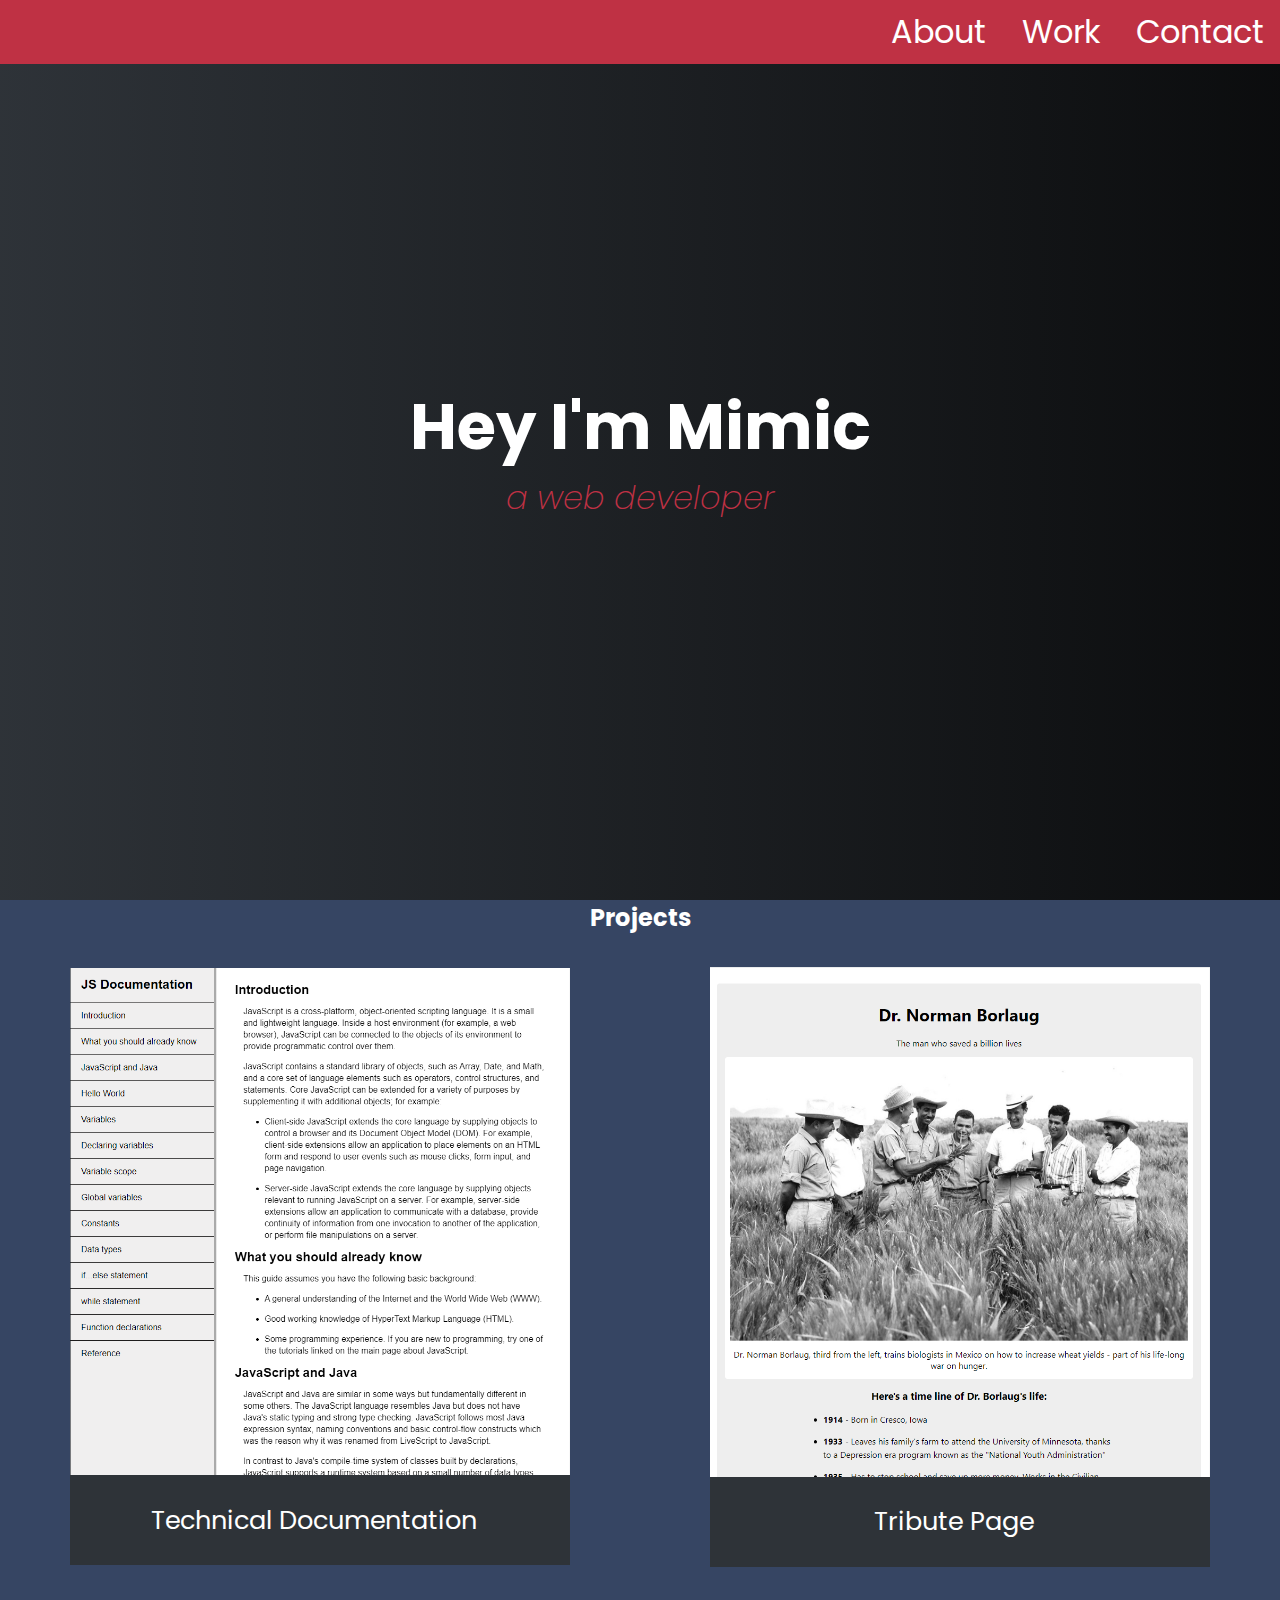
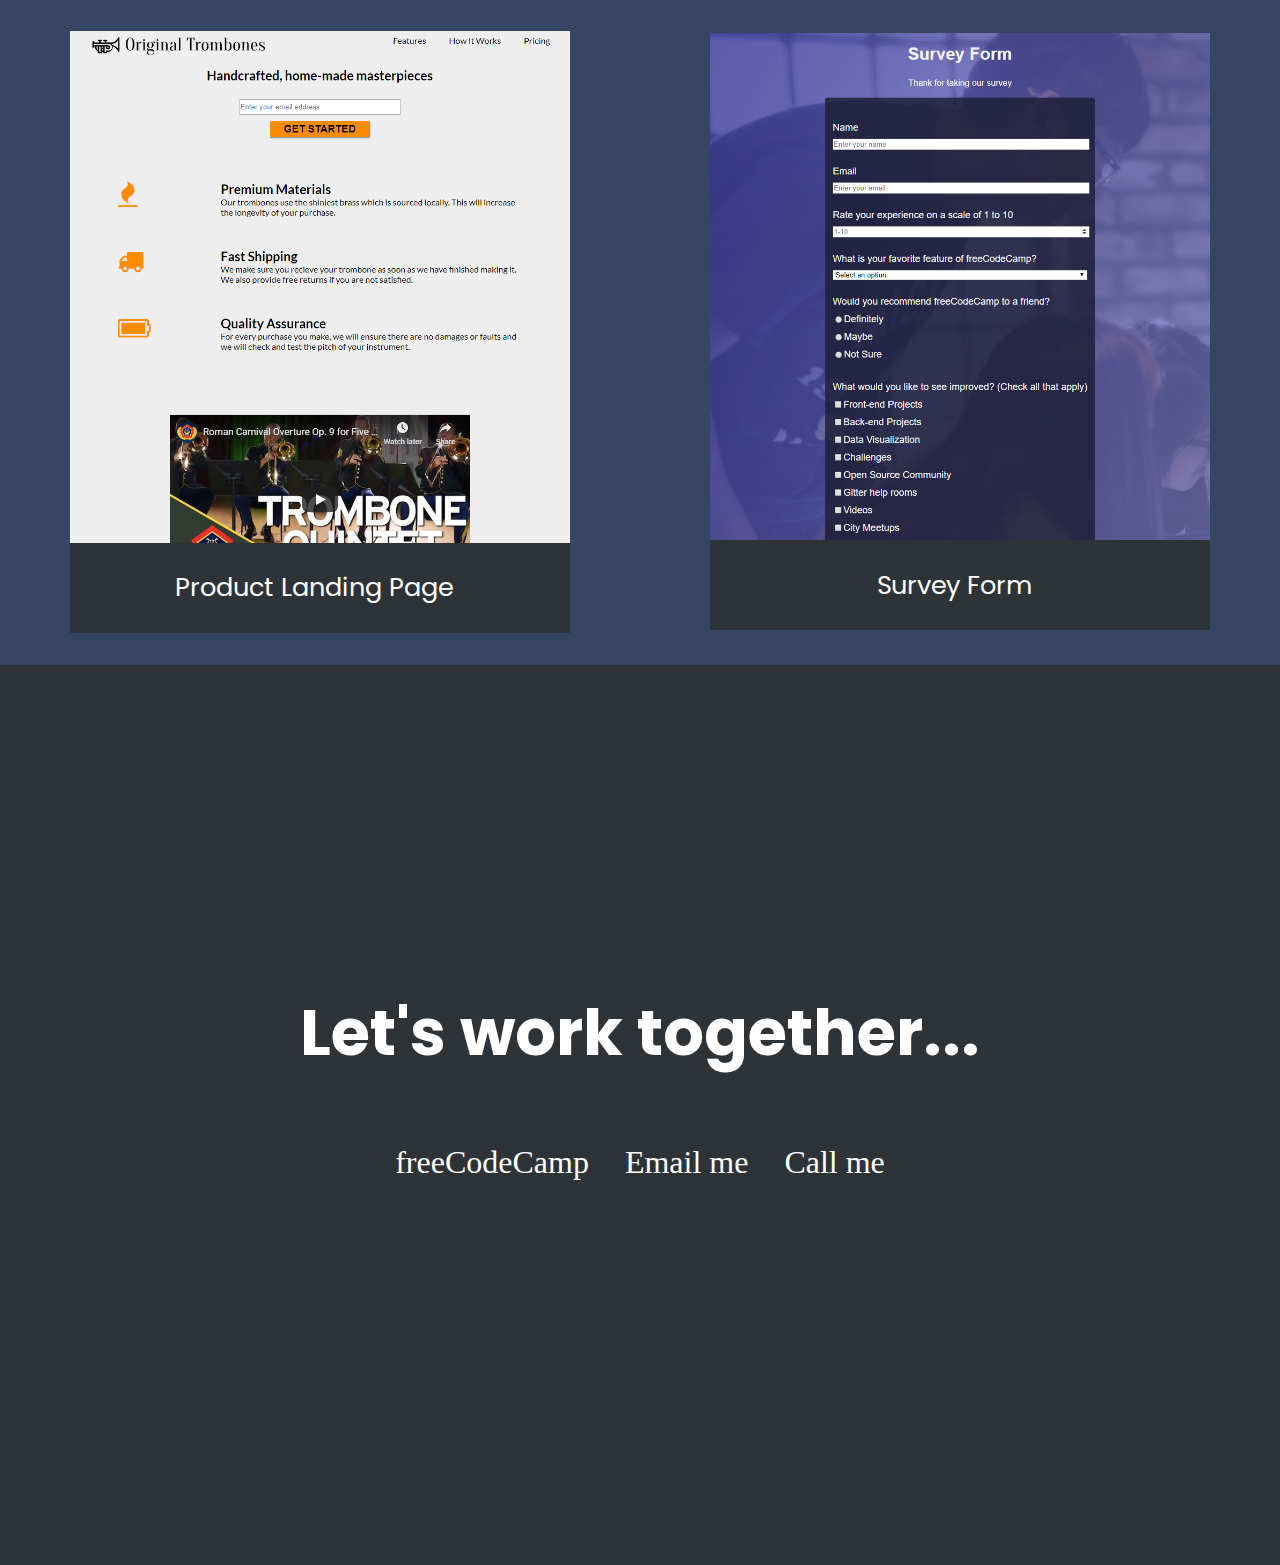
<file: Personal Portfolio/index.html>
<!DOCTYPE html>
<html>
<head>
    <link rel="stylesheet" type="text/css" href="styles.css">
</head>
<body>
<header>
  <nav id="navbar">
    <a class="nav-link" href="#welcome-section">About</a>
    <a class="nav-link" href="#projects">Work</a>
    <a class="nav-link" href="#profile">Contact</a>
  </nav>
</header>
<main>

<section id="welcome-section">
  <h1>Hey I'm Mimic</h1>
  <p>a web developer</p>
</section>

<section id="projects">
  <h2>Projects</h2>
  <div class="tiles">
    <a class="project-tile" href="Technical Documentation/index.html" target="_blank">
      <img class="project-image" src="Technical Documentation/preview.png" alt="Technical documentation example page preview"/>
      <p class="project-desc">
        <span class="code">&lt;</span>
        Technical Documentation
        <span class="code">&#47;&gt;</span>
      </p>
    </a>
    <a class="project-tile" href="Tribute Page/index.html" target="_blank">
      <img class="project-image" src="Tribute Page/preview.png" alt="">
      <p class="project-desc">
        <span class="code">&lt;</span>
        Tribute Page
        <span class="code">&#47;&gt;</span>
      </p>
    </a>
    <a class="project-tile" href="Product Landing Page/index.html" target="_blank">
      <img class="project-image" src="Product Landing Page/preview.png" alt="">
      <p class="project-desc">
        <span class="code">&lt;</span>
        Product Landing Page
        <span class="code">&#47;&gt;</span>
      </p>
    </a>
    <a class="project-tile" href="Survey Form/index.html" target="_blank">
      <img class="project-image" src="Survey Form/preview.png" alt="">
      <p class="project-desc">
        <span class="code">&lt;</span>
        Survey Form
        <span class="code">&#47;&gt;</span>
      </p>
    </a>
  </div>
</section>

<section id="profile">
  <h1>Let's work together...</h1>
  <div class="contacts">
    <a  id="profile-link" target="_blank" href="https://www.freecodecamp.org/matttman">
      <i class="fab fa-free-code-camp fa-2x"></i>
      <span>freeCodeCamp</span>
    </a>
    <a href="mailto:example@example.com">
      <i class="far fa-envelope fa-2x"></i>
      <span>Email me</span>
    </a>
    <a href="tel:555-555-555">
      <i class="fas fa-mobile-alt fa-2x"></i>
      <span>Call me</span>
    </a>
  </div>
</section>

</main>
<script src="https://cdn.freecodecamp.org/testable-projects-fcc/v1/bundle.js"></script>
<link href="https://fonts.googleapis.com/css2?family=Poppins:ital,wght@0,300;0,400;1,200&display=swap" rel="stylesheet">
<link rel="stylesheet" href="https://use.fontawesome.com/releases/v5.8.2/css/all.css" integrity="sha384-oS3vJWv+0UjzBfQzYUhtDYW+Pj2yciDJxpsK1OYPAYjqT085Qq/1cq5FLXAZQ7Ay" crossorigin="anonymous">
</body>
</html>
</file>
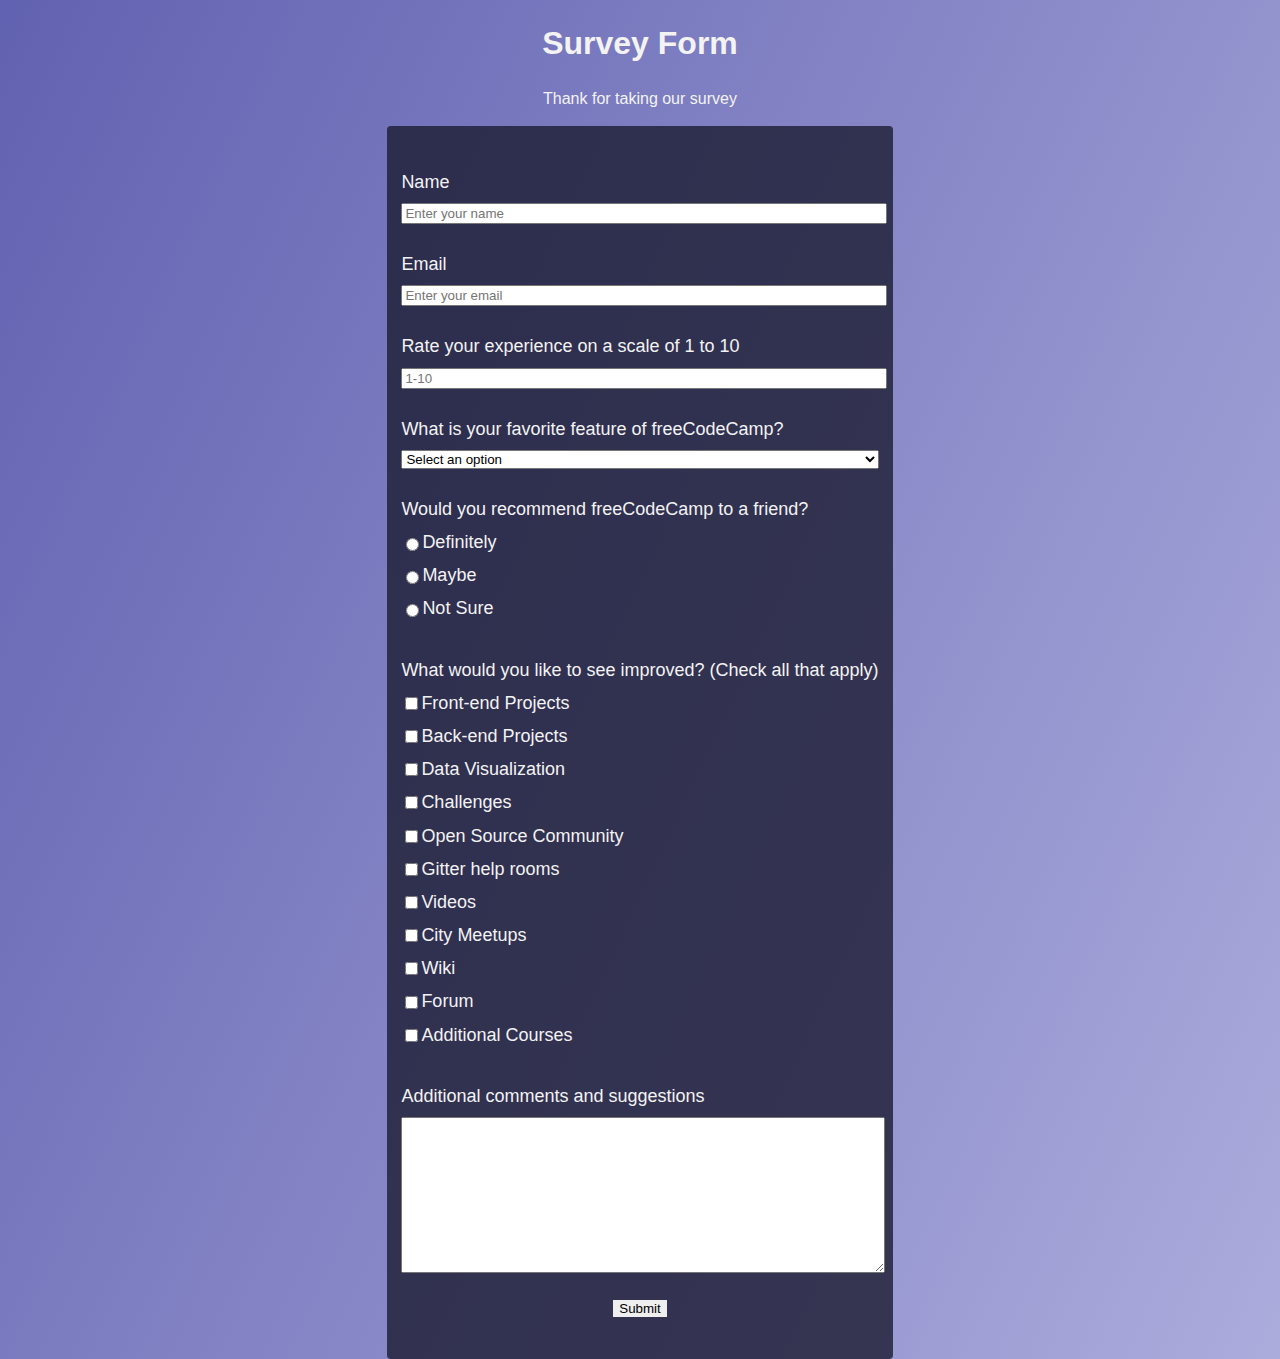
<file: Personal Portfolio/Survey Form/index.html>
<!DOCTYPE html>
<html>
<head>
	<link rel="stylesheet" type="text/css" href="styles.css">
</head>
<body>

<div class="container">
	<h1 id="title">Survey Form</h1>
	<p id="description">Thank for taking our survey</p>

	<form id="survey-form">

		<div class="form-group">
			<label for="name" id="name-label" >Name</label>
			<input type="text" class="text-input" id="name" placeholder="Enter your name" required>
		</div>

		<div class="form-group">
			<label for="email" id="email-label">Email</label>
			<input type="email" class="text-input" id="email" placeholder="Enter your email" required>
		</div>

		<div class="form-group">
			<label for="number" id="number-label">Rate your experience on a scale of 1 to 10</label>
			<input type="number" class="text-input" id="number" min="1" max="10" placeholder="1-10">
		</div>

		<div class="form-group">
			<label for="dropdown" id="dropdown-label">What is your favorite feature of freeCodeCamp?</label>
			<select id="dropdown" class="text-input">
				<option value="" selected disabled>Select an option</option>
				<option value="challenges">Challenges</option>
				<option value="projects">Projects</option>
				<option value="community">Community</option>
				<option value="open source">Open Source</option>
			</select>
		</div>

		<div class="form-group">
			<label for="">Would you recommend freeCodeCamp to a friend?</label>
	

			<label>
				<input type="radio" id="definitely" class="input-radio" value="Definitely" name="recommend">
				Definitely
			</label>
			
			<label>
				<input type="radio" id="maybe" class="input-radio" value="Maybe" name="recommend">
				Maybe
			</label>
			
			<label>
				<input type="radio" id="not sure" class="input-radio" value="Not Sure" name="recommend">
				Not Sure
			</label>
		</div>

		<div class="form-group">
			<label for="">What would you like to see improved? (Check all that apply)</label>
	
			<label for="front-end projects">
				<input type="checkbox" id="front-end projects" value="Front-end Projects">				
				Front-end Projects
			</label>
	
			<label for="back-end projects">
				<input type="checkbox" id="back-end projects" value="Back-end Projects">				
				Back-end Projects
			</label>
	
			<label for="data visualization">
				<input type="checkbox" id="data visualization" value="Data Visualization">		
				Data Visualization
			</label>
	
			<label for="challenges">
				<input type="checkbox" id="challenges" value="Challenges">				
				Challenges
			</label>
	
			<label for="open source community">
				<input type="checkbox" id="open source community" value="Open Source Community">				
				Open Source Community
			</label>
	
			<label for="gitter help rooms">
				<input type="checkbox" id="gitter help rooms" value="Gitter help rooms">				
				Gitter help rooms
			</label>
	
			<label for="videos">
				<input type="checkbox" id="videos" value="Videos">				
				Videos
			</label>
	
			<label for="city meetups">
				<input type="checkbox" id="city meetups" value="City Meetups">				
				City Meetups
			</label>
	
			<label for="wiki">
				<input type="checkbox" id="wiki" value="Wiki">				
				Wiki
			</label>
	
			<label for="forum">
				<input type="checkbox" id="forum" value="Forum">				
				Forum
			</label>
	
			<label for="additional courses">
				<input type="checkbox" id="additional courses" value="Additional Courses">				
				Additional Courses
			</label>
		</div>

		<div class="form-group">
			<label for="comments" id="comments-label">Additional comments and suggestions</label>
			<textarea id="comments" class="text-input" cols="30" rows="10"></textarea>
		</div>

		<button type="submit" id="submit">Submit</button>
	</form>
</container>

<!-- <script src="https://cdn.freecodecamp.org/testable-projects-fcc/v1/bundle.js"></script> -->
</body>

</html>
</file>
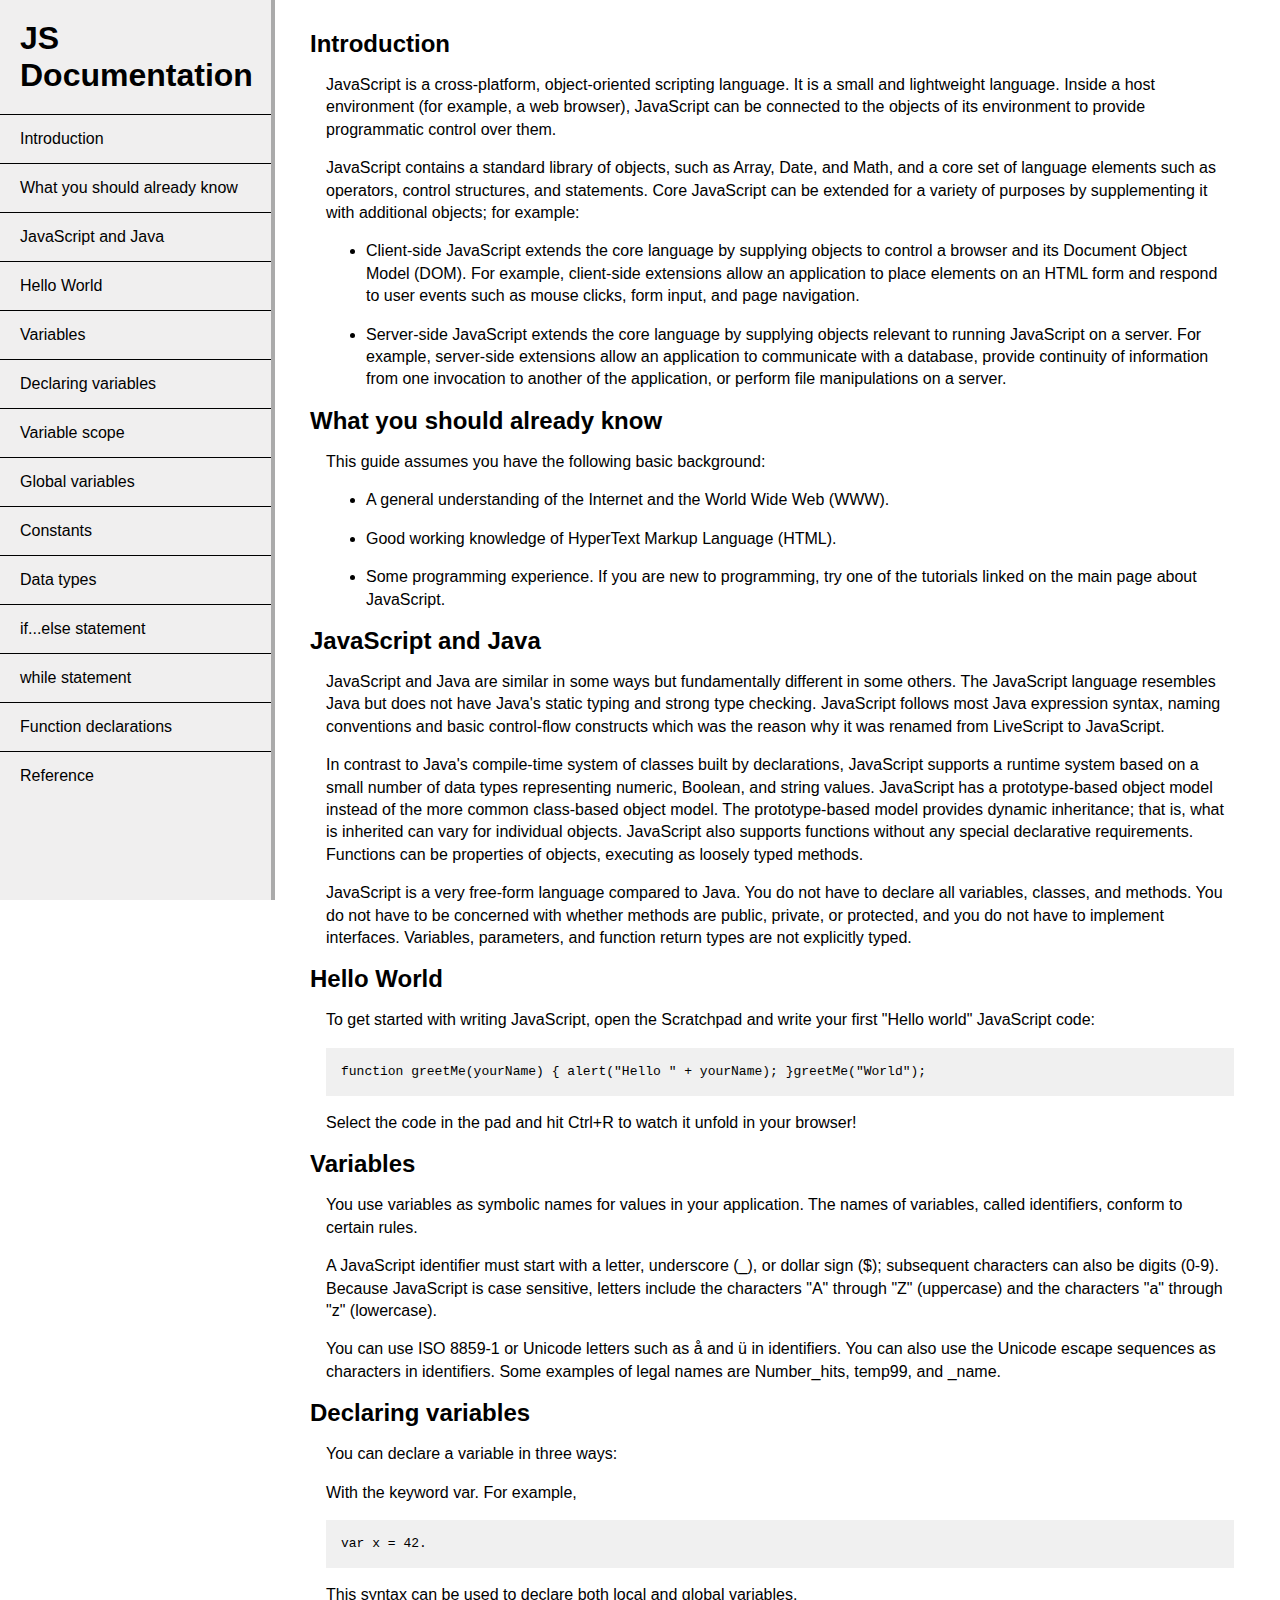
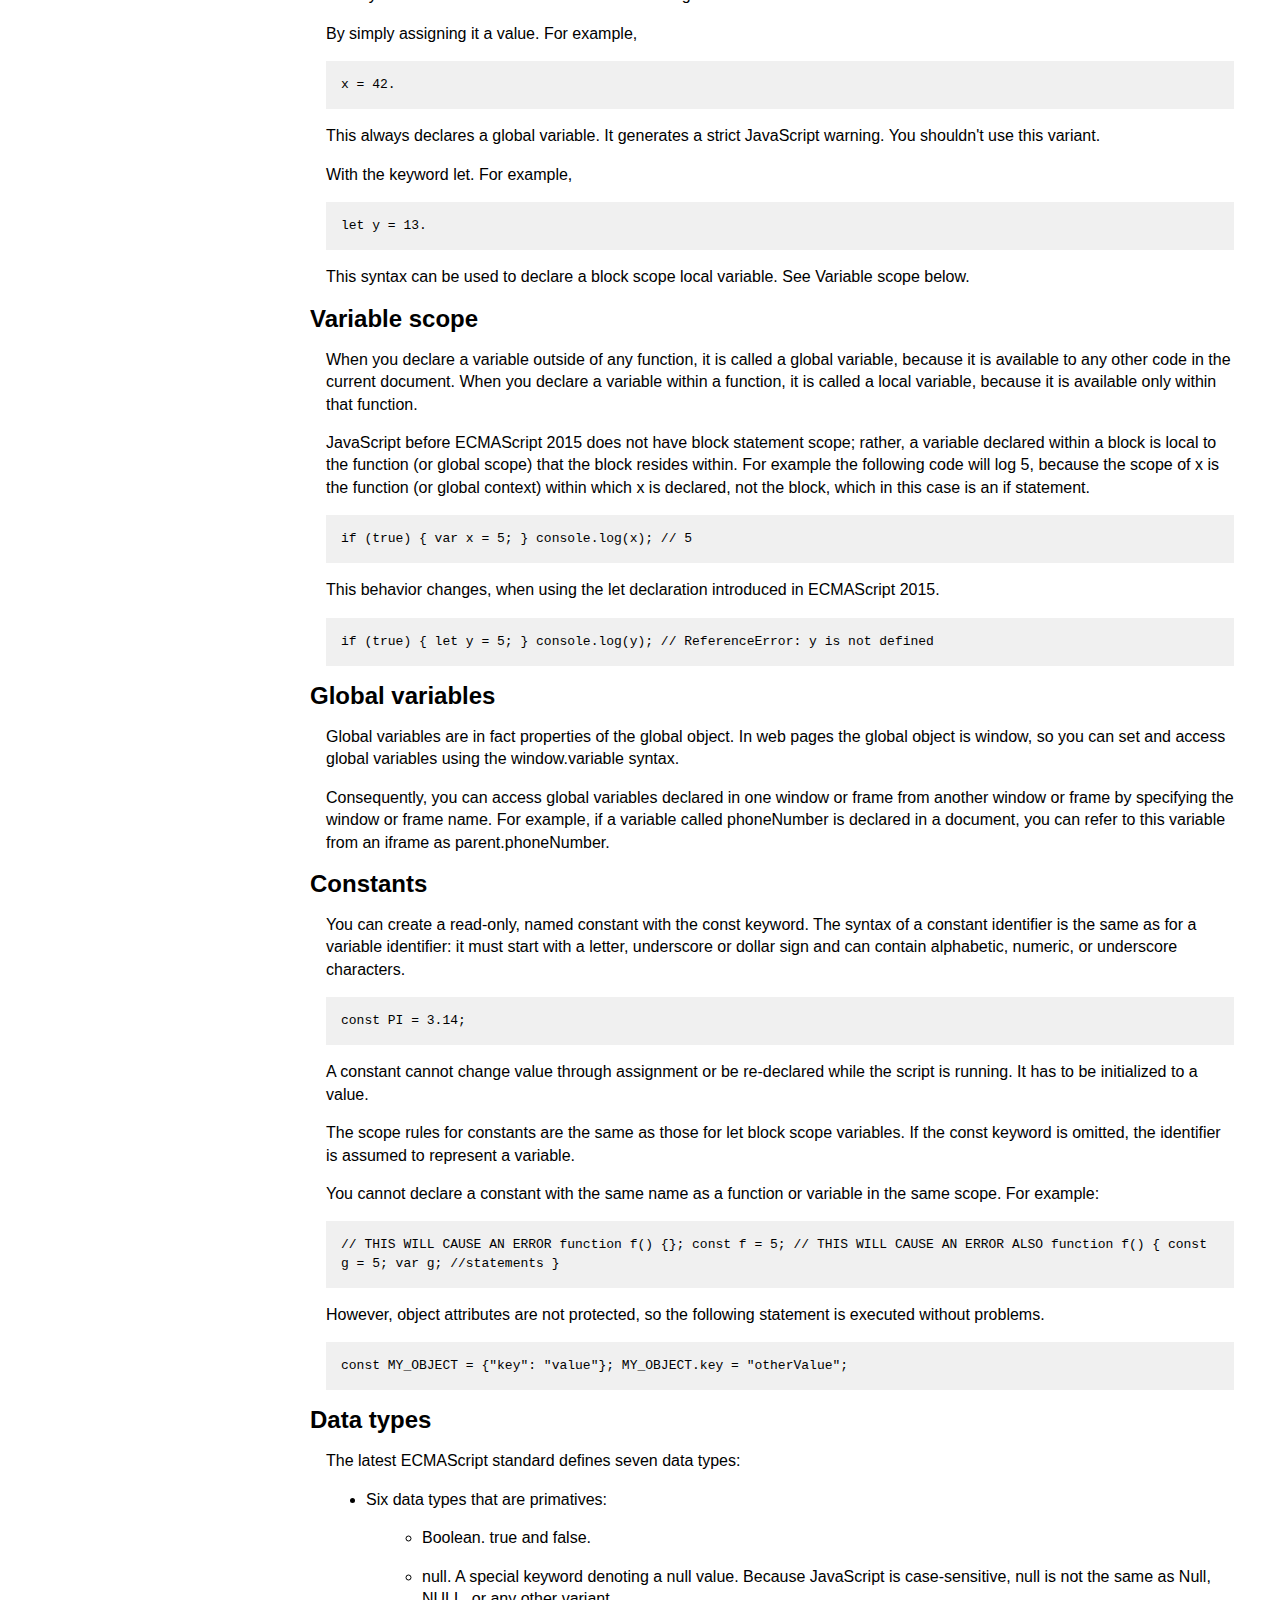
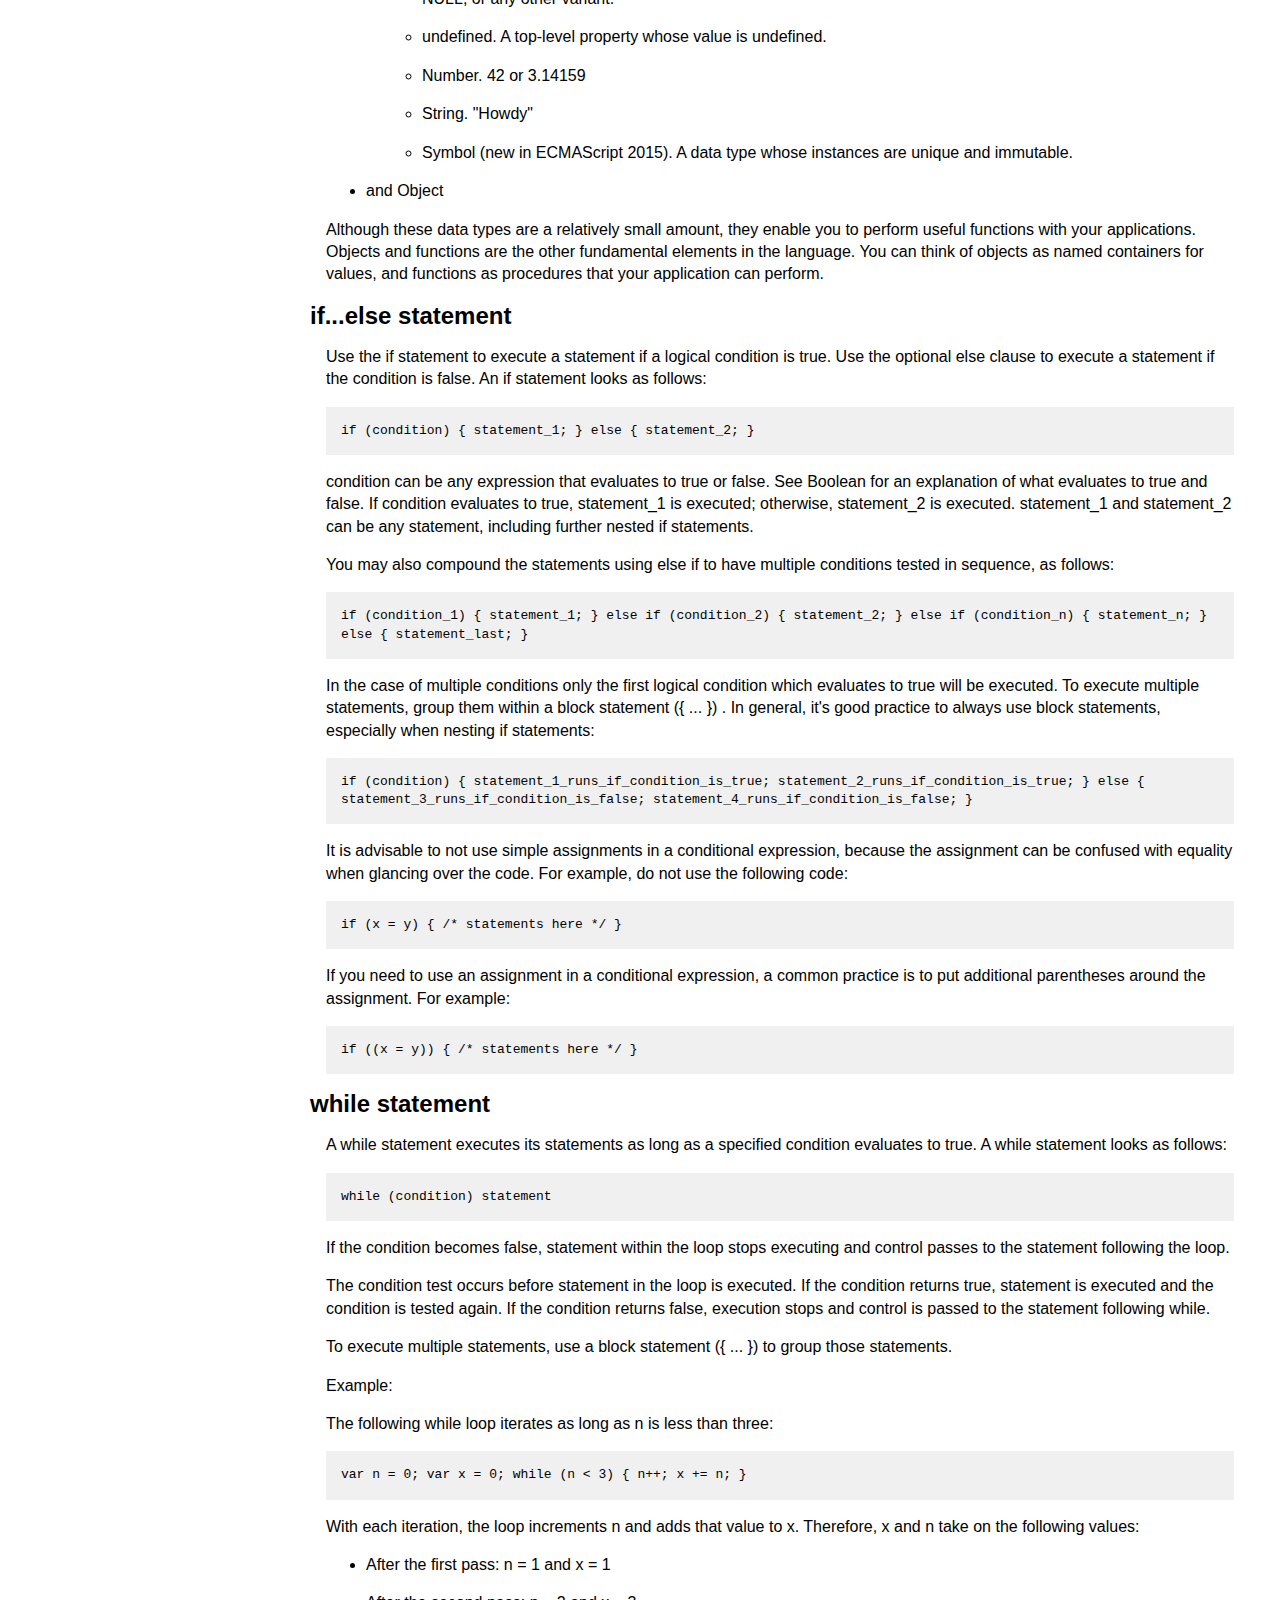
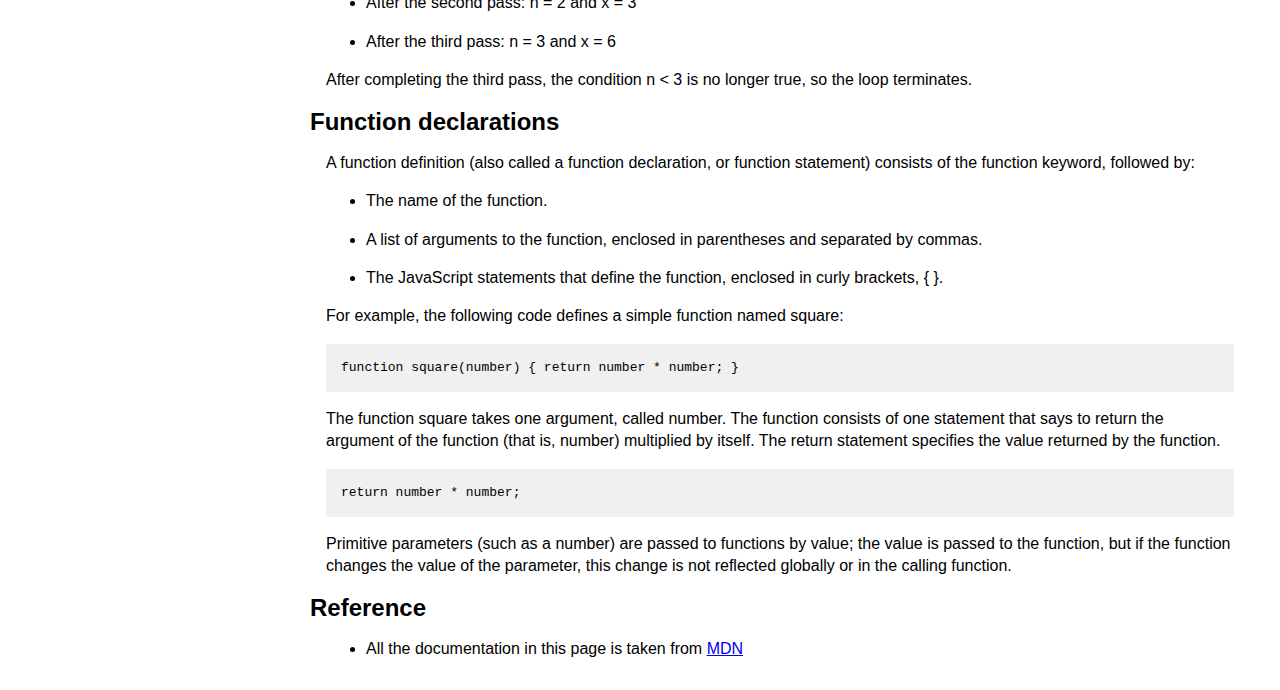
<file: Personal Portfolio/Technical Documentation/index.html>
<!DOCTYPE html>
<html>
<head>
    <link rel="stylesheet" type="text/css" href="styles.css">
</head>
<body>

<nav id="navbar">
    <header>
        <h1>JS Documentation</h1>
    </header>
    <a class="nav-link" href="#Introduction">Introduction</a>
    <a class="nav-link" href="#What_you_should_already_know">What you should already know</a>
    <a class="nav-link" href="#JavaScript_and_Java">JavaScript and Java</a>
    <a class="nav-link" href="#Hello_World">Hello World</a>
    <a class="nav-link" href="#Variables">Variables</a>
    <a class="nav-link" href="#Declaring_variables">Declaring variables</a>
    <a class="nav-link" href="#Variable_scope">Variable scope</a>
    <a class="nav-link" href="#Global_variables">Global variables</a>
    <a class="nav-link" href="#Constants">Constants</a>
    <a class="nav-link" href="#Data_types">Data types</a>
    <a class="nav-link" href="#if...else_statement">if...else statement</a>
    <a class="nav-link" href="#while_statement">while statement</a>
    <a class="nav-link" href="#Function_declarations">Function declarations</a>
    <a class="nav-link" href="#Reference">Reference</a>
</nav>
<main id="main-doc">
    <section class="main-section" id="Introduction">
        <header><h2>Introduction</h2></header>
        <p>JavaScript is a cross-platform, object-oriented scripting language. It is a small and lightweight language. Inside a host environment (for example, a web browser), JavaScript can be connected to the objects of its environment to provide programmatic control over them.</p>
        <p>JavaScript contains a standard library of objects, such as Array, Date, and Math, and a core set of language elements such as operators, control structures, and statements. Core JavaScript can be extended for a variety of purposes by supplementing it with additional objects; for example:</p>
        <ul>
            <li>Client-side JavaScript extends the core language by supplying objects to control a browser and its Document Object Model (DOM). For example, client-side extensions allow an application to place elements on an HTML form and respond to user events such as mouse clicks, form input, and page navigation.</li>
            <li>Server-side JavaScript extends the core language by supplying objects relevant to running JavaScript on a server. For example, server-side extensions allow an application to communicate with a database, provide continuity of information from one invocation to another of the application, or perform file manipulations on a server.</li>
        </ul>
    </section>
    <section class="main-section" id="What_you_should_already_know">
        <header><h2>What you should already know</h2></header>
        <p>This guide assumes you have the following basic background:</p>
        <ul>
            <li>A general understanding of the Internet and the World Wide Web (WWW).</li>
            <li>Good working knowledge of HyperText Markup Language (HTML).</li>
            <li>Some programming experience. If you are new to programming, try one of the tutorials linked on the main page about JavaScript.</li>
        </ul>
    </section>
    <section class="main-section" id="JavaScript_and_Java">
        <header><h2>JavaScript and Java</h2></header>
        <p>JavaScript and Java are similar in some ways but fundamentally different in some others. The JavaScript language resembles Java but does not have Java's static typing and strong type checking. JavaScript follows most Java expression syntax, naming conventions and basic control-flow constructs which was the reason why it was renamed from LiveScript to JavaScript.</p>
        <p>In contrast to Java's compile-time system of classes built by declarations, JavaScript supports a runtime system based on a small number of data types representing numeric, Boolean, and string values. JavaScript has a prototype-based object model instead of the more common class-based object model. The prototype-based model provides dynamic inheritance; that is, what is inherited can vary for individual objects. JavaScript also supports functions without any special declarative requirements. Functions can be properties of objects, executing as loosely typed methods.</p>
        <p>JavaScript is a very free-form language compared to Java. You do not have to declare all variables, classes, and methods. You do not have to be concerned with whether methods are public, private, or protected, and you do not have to implement interfaces. Variables, parameters, and function return types are not explicitly typed.</p>
    </section>
    <section class="main-section" id="Hello_World">
        <header><h2>Hello World</h2></header>
        <p>To get started with writing JavaScript, open the Scratchpad and write your first "Hello world" JavaScript code:</p>
        <code>function greetMe(yourName) { alert("Hello " + yourName); }greetMe("World");</code>
        <p>Select the code in the pad and hit Ctrl+R to watch it unfold in your browser!</p>
    </section>
    <section class="main-section" id="Variables">
        <header><h2>Variables</h2></header>
        <p>You use variables as symbolic names for values in your application. The names of variables, called identifiers, conform to certain rules.</p>
        <p>A JavaScript identifier must start with a letter, underscore (_), or dollar sign ($); subsequent characters can also be digits (0-9). Because JavaScript is case sensitive, letters include the characters "A" through "Z" (uppercase) and the characters "a" through "z" (lowercase).</p>
        <p>You can use ISO 8859-1 or Unicode letters such as å and ü in identifiers. You can also use the Unicode escape sequences as characters in identifiers. Some examples of legal names are Number_hits, temp99, and _name.</p>
    </section>
    <section class="main-section" id="Declaring_variables">
        <header><h2>Declaring variables</h2></header>
        <p>You can declare a variable in three ways:</p>
        <p>With the keyword var. For example,</p>
        <code>var x = 42.</code>
        <p>This syntax can be used to declare both local and global variables.</p>
        <p>By simply assigning it a value. For example,</p>
        <code>x = 42.</code>
        <p>This always declares a global variable. It generates a strict JavaScript warning. You shouldn't use this variant.</p>
        <p>With the keyword let. For example,</p>
        <code>let y = 13.</code>
        <p>This syntax can be used to declare a block scope local variable. See Variable scope below.</p>
    </section>
    <section class="main-section" id="Variable_scope">
        <header><h2>Variable scope</h2></header>
        <p>When you declare a variable outside of any function, it is called a global variable, because it is available to any other code in the current document. When you declare a variable within a function, it is called a local variable, because it is available only within that function.</p>
        <p>JavaScript before ECMAScript 2015 does not have block statement scope; rather, a variable declared within a block is local to the function (or global scope) that the block resides within. For example the following code will log 5, because the scope of x is the function (or global context) within which x is declared, not the block, which in this case is an if statement.</p>
        <code>if (true) { var x = 5; } console.log(x); // 5</code>
        <p>This behavior changes, when using the let declaration introduced in ECMAScript 2015.</p>
        <code>if (true) { let y = 5; } console.log(y); // ReferenceError: y is not defined</code>
    </section>
    <section class="main-section" id="Global_variables">
        <header><h2>Global variables</h2></header>
        <p>Global variables are in fact properties of the global object. In web pages the global object is window, so you can set and access global variables using the window.variable syntax.</p>
        <p>Consequently, you can access global variables declared in one window or frame from another window or frame by specifying the window or frame name. For example, if a variable called phoneNumber is declared in a document, you can refer to this variable from an iframe as parent.phoneNumber.</p>
    </section>
    <section class="main-section" id="Constants">
        <header><h2>Constants</h2></header>
        <p>You can create a read-only, named constant with the const keyword. The syntax of a constant identifier is the same as for a variable identifier: it must start with a letter, underscore or dollar sign and can contain alphabetic, numeric, or underscore characters.</p>
        <code>const PI = 3.14;</code>
        <p>A constant cannot change value through assignment or be re-declared while the script is running. It has to be initialized to a value.</p>
        <p>The scope rules for constants are the same as those for let block scope variables. If the const keyword is omitted, the identifier is assumed to represent a variable.</p>
        <p>You cannot declare a constant with the same name as a function or variable in the same scope. For example:</p>
        <code>// THIS WILL CAUSE AN ERROR function f() {}; const f = 5; // THIS WILL CAUSE AN ERROR ALSO function f() { const g = 5; var g; //statements }</code>
        <p>However, object attributes are not protected, so the following statement is executed without problems.</p>
        <code>const MY_OBJECT = {"key": "value"}; MY_OBJECT.key = "otherValue";</code>
    </section>
    <section class="main-section" id="Data_types">
        <header><h2>Data types</h2></header>
        <p>The latest ECMAScript standard defines seven data types:</p>
        <ul>
            <li>Six data types that are primatives:
                <ul>
                    <li>Boolean. true and false.</li>
                    <li>null. A special keyword denoting a null value. Because JavaScript is case-sensitive, null is not the same as Null, NULL, or any other variant.</li>
                    <li>undefined. A top-level property whose value is undefined.</li>
                    <li>Number. 42 or 3.14159</li>
                    <li>String. "Howdy"</li>
                    <li>Symbol (new in ECMAScript 2015). A data type whose instances are unique and immutable.</li>
                </ul>
            </li>
            <li>and Object</li>
        </ul>
        <p>Although these data types are a relatively small amount, they enable you to perform useful functions with your applications. Objects and functions are the other fundamental elements in the language. You can think of objects as named containers for values, and functions as procedures that your application can perform.</p>
    </section>
    <section class="main-section" id="if...else_statement">
        <header><h2>if...else statement</h2></header>
        <p>Use the if statement to execute a statement if a logical condition is true. Use the optional else clause to execute a statement if the condition is false. An if statement looks as follows:</p>
        <code>if (condition) { statement_1; } else { statement_2; }</code>
        <p>condition can be any expression that evaluates to true or false. See Boolean for an explanation of what evaluates to true and false. If condition evaluates to true, statement_1 is executed; otherwise, statement_2 is executed. statement_1 and statement_2 can be any statement, including further nested if statements.</p>
        <p>You may also compound the statements using else if to have multiple conditions tested in sequence, as follows:</p>
        <code>if (condition_1) { statement_1; } else if (condition_2) { statement_2; } else if (condition_n) { statement_n; } else { statement_last; }</code>
        <p>In the case of multiple conditions only the first logical condition which evaluates to true will be executed. To execute multiple statements, group them within a block statement ({ ... }) . In general, it's good practice to always use block statements, especially when nesting if statements:</p>
        <code>if (condition) { statement_1_runs_if_condition_is_true;
            statement_2_runs_if_condition_is_true; } else {
            statement_3_runs_if_condition_is_false;
            statement_4_runs_if_condition_is_false; }</code>
        <p>It is advisable to not use simple assignments in a conditional expression, because the assignment can be confused with equality when glancing over the code. For example, do not use the following code:</p>
        <code>if (x = y) { /* statements here */ }</code>
        <p>If you need to use an assignment in a conditional expression, a common practice is to put additional parentheses around the assignment. For example:</p>
        <code>if ((x = y)) { /* statements here */ }</code>
    </section>
    <section class="main-section" id="while_statement">
        <header><h2>while statement</h2></header>
        <p>A while statement executes its statements as long as a specified condition evaluates to true. A while statement looks as follows:</p>
        <code>while (condition) statement</code>
        <p>If the condition becomes false, statement within the loop stops executing and control passes to the statement following the loop.</p>
        <p>The condition test occurs before statement in the loop is executed. If the condition returns true, statement is executed and the condition is tested again. If the condition returns false, execution stops and control is passed to the statement following while.</p>
        <p>To execute multiple statements, use a block statement ({ ... }) to group those statements.</p>
        <p>Example:</p>
        <p>The following while loop iterates as long as n is less than three:</p>
        <code>var n = 0; var x = 0; while (n < 3) { n++; x += n; }</code>
        <p>With each iteration, the loop increments n and adds that value to x. Therefore, x and n take on the following values:</p>
        <ul>
            <li>After the first pass: n = 1 and x = 1</li>
            <li>After the second pass: n = 2 and x = 3</li>
            <li>After the third pass: n = 3 and x = 6</li>
        </ul>
        <p>After completing the third pass, the condition n < 3 is no longer true, so the loop terminates.</p>
    </section>
    <section class="main-section" id="Function_declarations">
        <header><h2>Function declarations</h2></header>
        <p>A function definition (also called a function declaration, or function statement) consists of the function keyword, followed by:</p>
        <ul>
            <li>The name of the function.</li>
            <li>A list of arguments to the function, enclosed in parentheses and separated by commas.</li>
            <li>The JavaScript statements that define the function, enclosed in curly brackets, { }.</li>
        </ul>
        <p>For example, the following code defines a simple function named square:</p>
        <code>function square(number) { return number * number; }</code>
        <p>The function square takes one argument, called number. The function consists of one statement that says to return the argument of the function (that is, number) multiplied by itself. The return statement specifies the value returned by the function.</p>
        <code>return number * number;</code>
        <p>Primitive parameters (such as a number) are passed to functions by value; the value is passed to the function, but if the function changes the value of the parameter, this change is not reflected globally or in the calling function.</p>
    </section>
    <section class="main-section" id="Reference">
        <header><h2>Reference</h2></header>
        <ul>
            <li>All the documentation in this page is taken from <a href="https://developer.mozilla.org/en-US/docs/Web/JavaScript/Guide" target="_blank">MDN</a></li>
        </ul>
    </section>
</main>

<!-- <script src="https://cdn.freecodecamp.org/testable-projects-fcc/v1/bundle.js"></script>     -->
</body>
</html>
</file>
<file: Personal Portfolio/styles.css>
:root {
    --blue-gray: hsl(212, 10%, 20%);
    --dark-gray: hsl(212, 10%, 5%);
    --bg-blue: hsl(220, 30%, 30%);
    --bg-red: hsl(352, 59%, 47%);
    --view-height: 100vh;
}
* {
    margin: 0;
    padding: 0;
    box-sizing: border-box;
    color: white;
}

body {
    font-family: 'Poppins', sans-serif;
    background-image: linear-gradient(90deg, var(--blue-gray),var(--dark-gray));
}

a {
    text-decoration: none;
}
#navbar {
    position: fixed;
    top: 0;
    text-align: right;
    height: 4rem;
    width: 100%;
    background-color: var(--bg-red);
    z-index: 2;
}

.nav-link {
    padding: 0 1rem;
    line-height: 4rem;
    font-size: 2rem;
}

#welcome-section {
    display: flex;
    flex-direction: column;
    justify-content: center;
    align-items: center;
    height: var(--view-height);
}
h1 {
    font-size: 4em;
}
#welcome-section p{
    color: var(--bg-red);
    font-size: 2em;
    font-style: italic;
    font-weight: 200;
}

#projects {
    text-align: center;
    background-color: var(--bg-blue);
}

.tiles {
    display: flex;
    flex-wrap: wrap;
    justify-content: space-around;
    align-items: center;
    align-content: center;
    height: 100%;
}

.project-tile{
    text-align: center;
    max-width: 500px;
    width: 40%;
    margin: 2rem 0 2rem 0;
}

.project-desc {
    font-size: 1.6em;
    padding: 1em;
    background-color: var(--blue-gray);
}
.code {
    font-size: 1em;
    color: var(--blue-gray);
    transition: color 0.3s ease-out;
}
.project-tile:hover .code {
    color: #ff7f50;
}

.project-image{
    display: block;
    width: 100%;
    height: auto;
}

@media (max-width: 800px) {
    .tiles {
        display: flex;
        flex-direction: column;
    }
    .project-tile {
        width: 80%;
    }
}
#profile {
    height: var(--view-height);
    background-color: var(--blue-gray);
    display: flex;
    flex-direction: column;
    justify-content: center;
    align-items: center;
}

.contacts a{
    padding: 1rem;
}
.contacts span {
    font-family: "Font Awesome 5 Free";
    font-size: 2em;
}

.contacts {
    margin: 4rem;
}
</file>
<file: Personal Portfolio/Survey Form/styles.css>
:root {
    --color-white: #f3f3f3;
    --color-darkblue: #1b1b32;
    --color-darkblue-alpha: rgba(27, 27, 50, 0.8);
    --color-green: #37af65;
  }

body {
    text-align: center;
    font-family: 'Poppins', sans-serif;
    color: var(--color-white);
    background-image: linear-gradient(
        115deg,
        rgba(58, 58, 158, 0.8),
        rgba(136, 136, 206, 0.7)
      ),
      url(https://cdn.freecodecamp.org/testable-projects-fcc/images/survey-form-background.jpeg);
    font-size: 1rem;
    font-weight: 400;
    line-height: 1.4;
    margin: 0;
}

.container {
    max-width: 550px;
    display: inline-block;
}

label {
    display: flex;
    align-items: center; 
    font-size: 1.125rem;
    margin-bottom: .5rem;
}

form {
    background: var(--color-darkblue-alpha);
    padding: 2.5rem 0.625rem;
    border-radius: 0.25rem;
}
.form-group {
    margin: 0 auto 1.25rem auto;
    padding: 0.25rem;
  }

input, select, textarea {
    display: block;
}
.text-input {
    width: 100%;
}
button {
    border: none;
}
</file>
<file: Personal Portfolio/Technical Documentation/styles.css>
* {
    margin: 0;
    /* padding: 0; */
    box-sizing: border-box;
    font-family: Arial, Helvetica, sans-serif;
}

nav {
    position: fixed;
    top: 0;
    height: 100%;
    width: 275px;
    border-right: 4px solid #aaa;
    background-color: #f0efef;
    text-align: left;
}

h1{
    padding: 20px;
}

main {
    margin: 30px 30px 30px 310px;
}
p, li, code {
    margin: 16px;
    line-height: 1.4em;
}

.nav-link {
    display: block;
    padding:  15px 20px;
    text-decoration: none;
    color: black;
    border-top: 1px solid black;
}

code {
    display: block;
    font-family: monospace;
    background-color: rgba(240, 240, 240, 1);
    padding: 15px;
}

a:hover {
    background-color: #ddd;
}
@media (max-width: 800px) {
    nav {
        display: none;
    }
    main {
        margin: 30px;
    }

}
</file>
